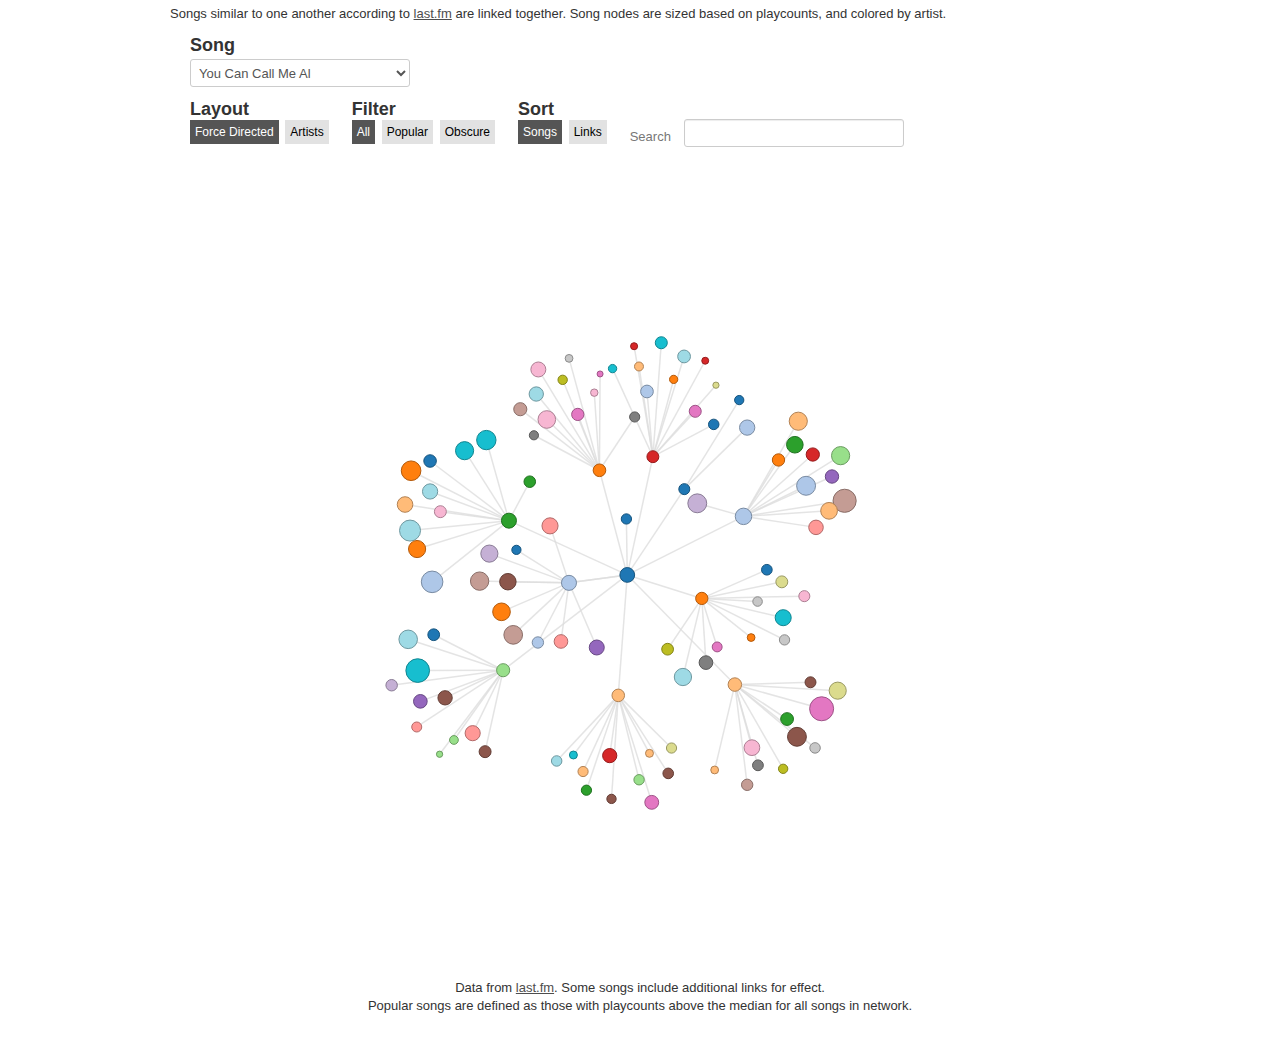
<file: Presentation WebPage/interactive_network_demo/interactive_network_demo/index.html>
<!doctype html>
<!--[if lt IE 7]> <html class="no-js ie6 oldie" lang="en"> <![endif]-->
<!--[if IE 7]>    <html class="no-js ie7 oldie" lang="en"> <![endif]-->
<!--[if IE 8]>    <html class="no-js ie8 oldie" lang="en"> <![endif]-->
<!--[if gt IE 8]><!--> <html class="no-js" lang="en"> <!--<![endif]-->
<head>
  <meta charset="utf-8">
  <meta http-equiv="X-UA-Compatible" content="IE=edge,chrome=1">

  <title>Song Networks: Interative Network Tutorial</title>
  <meta name="description" content="Demo for How to Build an Interactive Network Visualization.">
  <meta name="author" content="Jim Vallandingham">

  <meta name="viewport" content="width=device-width,initial-scale=1">

  <!-- CSS concatenated and minified via ant build script-->
  <link rel="stylesheet" href="css/reset.css">
  <link rel="stylesheet" href="css/bootstrap.min.css">
  <link rel="stylesheet" href="css/style.css">
  <!-- end CSS-->

  <script src="js/libs/modernizr-2.0.6.min.js"></script>
</head>

<body>

  <div id="container" class="container">
    <header>
    <p>Songs similar to one another according to <a href="http://www.last.fm/api">last.fm</a> are linked together. Song nodes are sized based on playcounts, and colored by artist.</p>
    </header>

      <div id="song_selection" class="control">
        <h3>Song</h3>
        <select id="song_select">
          <option value="call_me_al.json">You Can Call Me Al</option>
          <option value="sledgehammer_2_rounds.json">Sledgehammer</option>
          <option value="poker_face.json">Poker Face</option>
          <option value="jolene.json">Jolene</option>
          <option value="helplessness_blues.json">Helplessness Blues</option>
          <option value="she_said.json">She Said She Said</option>
          <option value="short_skirt.json">Short Skirt, Long Jacket</option>
        </select>

      </div>
    <div id="controls">
      <div id="layouts" class="control">
        <h3>Layout</h3>
        <a id="force" class="active">Force Directed</a>
        <a id="radial">Artists</a>
      </div>
      <div id="filters" class="control">
        <h3>Filter</h3>
        <a id="all" class="active">All</a>
        <a id="popular">Popular</a>
        <a id="obscure">Obscure</a>
      </div>
      <div id="sorts" class="control">
        <h3>Sort</h3>
        <a id="songs" class="active">Songs</a>
        <a id="links">Links</a>
      </div>
      <div id="search_section" class="control">
        <form id="search_form" action=""  method="post">
          <p class="search_title">Search <input type="text" class="text-input" id="search" value="" /></p>
        </form>
      </div>
    <div id="main" role="main">
      <div id="vis"></div>
    </div>
    <footer>
    <p>Data from <a href="http://www.last.fm/api/show/track.getSimilar">last.fm</a>. Some songs include additional links for effect.<br/>Popular songs are defined as those with playcounts above the median for all songs in network.</p>

    </footer>
  </div> <!--! end of #container -->


  <!-- <script src="//ajax.googleapis.com/ajax/libs/jquery/1.7.2/jquery.min.js"></script> -->
  <script>window.jQuery || document.write('<script src="js/libs/jquery-1.7.2.min.js"><\/script>')</script>


  <script defer src="js/plugins.js"></script>
  <script defer src="js/script.js"></script>
  <script src="js/libs/coffee-script.js"></script>
  <script src="js/libs/d3.v2.js"></script>
  <script src="js/Tooltip.js"></script>
  <script type="text/coffeescript" src="coffee/vis.coffee"></script>

  <script> // Change UA-XXXXX-X to be your site's ID
    window._gaq = [['_setAccount','UAXXXXXXXX1'],['_trackPageview'],['_trackPageLoadTime']];
    Modernizr.load({
      load: ('https:' == location.protocol ? '//ssl' : '//www') + '.google-analytics.com/ga.js'
    });
  </script>


  <!--[if lt IE 7 ]>
    <script src="//ajax.googleapis.com/ajax/libs/chrome-frame/1.0.3/CFInstall.min.js"></script>
    <script>window.attachEvent('onload',function(){CFInstall.check({mode:'overlay'})})</script>
  <![endif]-->
  
</body>
</html>
</file>
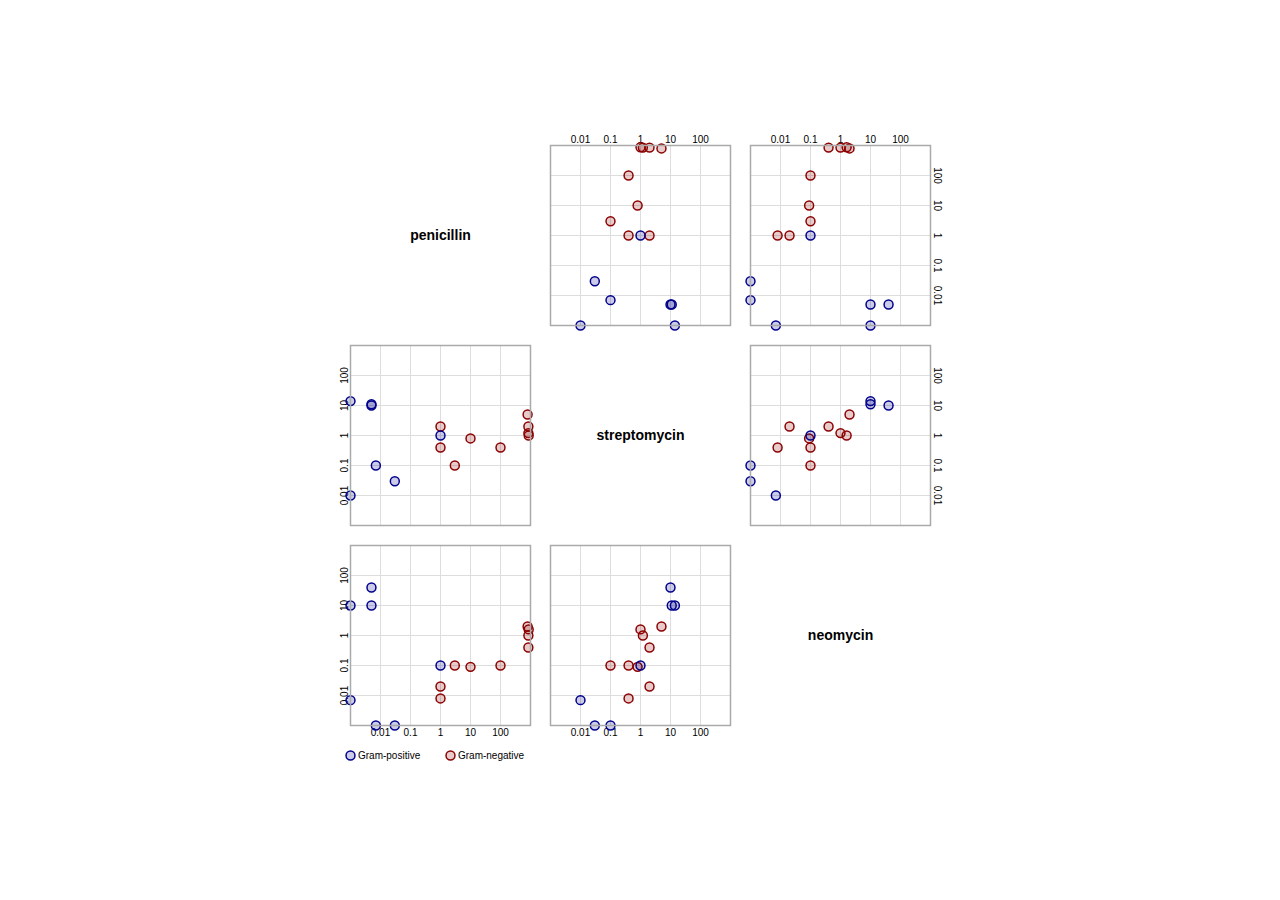
<file: Presentation WebPage/mbostock-protovis-1a61bac/examples/antibiotics/antibiotics-scatter.html>
<html>
  <head>
    <title>Antibiotic Effectiveness</title>
    <link type="text/css" rel="stylesheet" href="../ex.css"/>
    <script type="text/javascript" src="../../protovis.js"></script>
    <script type="text/javascript" src="antibiotics.js"></script>
    <style type="text/css">

#fig {
  height: 638px;
  width: 608px;
}

    </style>
  </head>
  <body><div id="center"><div id="fig">
    <script type="text/javascript+protovis">

var s = 180,
    p = 20,
    z = pv.Scale.log(0.001, 1000).range(0, s),
    color = pv.colors("darkred", "darkblue").by(function(d) d.gram),
    ticks = pv.range(-2, 3).map(function(e) Math.pow(10, e));

/* Root panel. */
var vis = new pv.Panel()
    .height(s * antibiotics.length + p * (antibiotics.length - 1))
    .width(function() this.height())
    .top(14.5)
    .left(14.5)
    .bottom(44)
    .right(14);

/* Cell for each antibiotic pair. */
var cell = vis.add(pv.Panel)
    .data(antibiotics)
    .width(s)
    .left(function() (s + p) * this.index)
  .add(pv.Panel)
    .data(antibiotics)
    .height(s)
    .top(function() (s + p) * this.index);

/* Label. */
cell.anchor("center").add(pv.Label)
    .visible(function(d, y, x) x == y)
    .font("bold 14px sans-serif")
    .text(function(d, y, x) x);

/* Dot plot and frame. */
var plot = cell.add(pv.Panel)
    .data(function(y, x) [x])
    .visible(function(x, y) x != y)
    .strokeStyle("#aaa");

/* Ticks. */
var tick = new pv.Rule()
    .visible(function(d, x, y) x != y)
    .data(ticks)
    .strokeStyle("#ddd");

/* X-axis ticks. */
var xtick = plot.add(pv.Rule)
    .extend(tick)
    .left(z);

/* Bottom and top labels. */
xtick.anchor("bottom").add(pv.Label)
    .visible(function() cell.index == antibiotics.length - 1);
xtick.anchor("top").add(pv.Label)
    .visible(function() cell.index == 0);

/* Y-axis ticks. */
var ytick = plot.add(pv.Rule)
    .extend(tick)
    .bottom(z);

/* Bottom and top labels. */
ytick.anchor("right").add(pv.Label)
    .visible(function() cell.parent.index == antibiotics.length - 1)
    .textAngle(Math.PI / 2)
    .textBaseline("bottom")
    .textAlign("center");
ytick.anchor("left").add(pv.Label)
    .visible(function() cell.parent.index == 0)
    .textAngle(-Math.PI / 2)
    .textBaseline("bottom")
    .textAlign("center");

/* Dot plot. */
var dot = plot.add(pv.Dot)
    .data(bacteria)
    .strokeStyle(color)
    .fillStyle(function() this.strokeStyle().alpha(.2))
    .left(function(d, x, y) z(d[x]))
    .bottom(function(d, x, y) z(d[y]))
    .title(function(d) d.name);

/* Legend. */
vis.add(pv.Dot)
    .extend(dot)
    .data([{gram:"positive"}, {gram:"negative"}])
    .bottom(-30)
    .left(function() this.index * 100)
    .title(null)
  .anchor("right").add(pv.Label)
    .text(function(d) "Gram-" + d.gram);

vis.render();

    </script>
  </div></div></body>
</html>
</file>
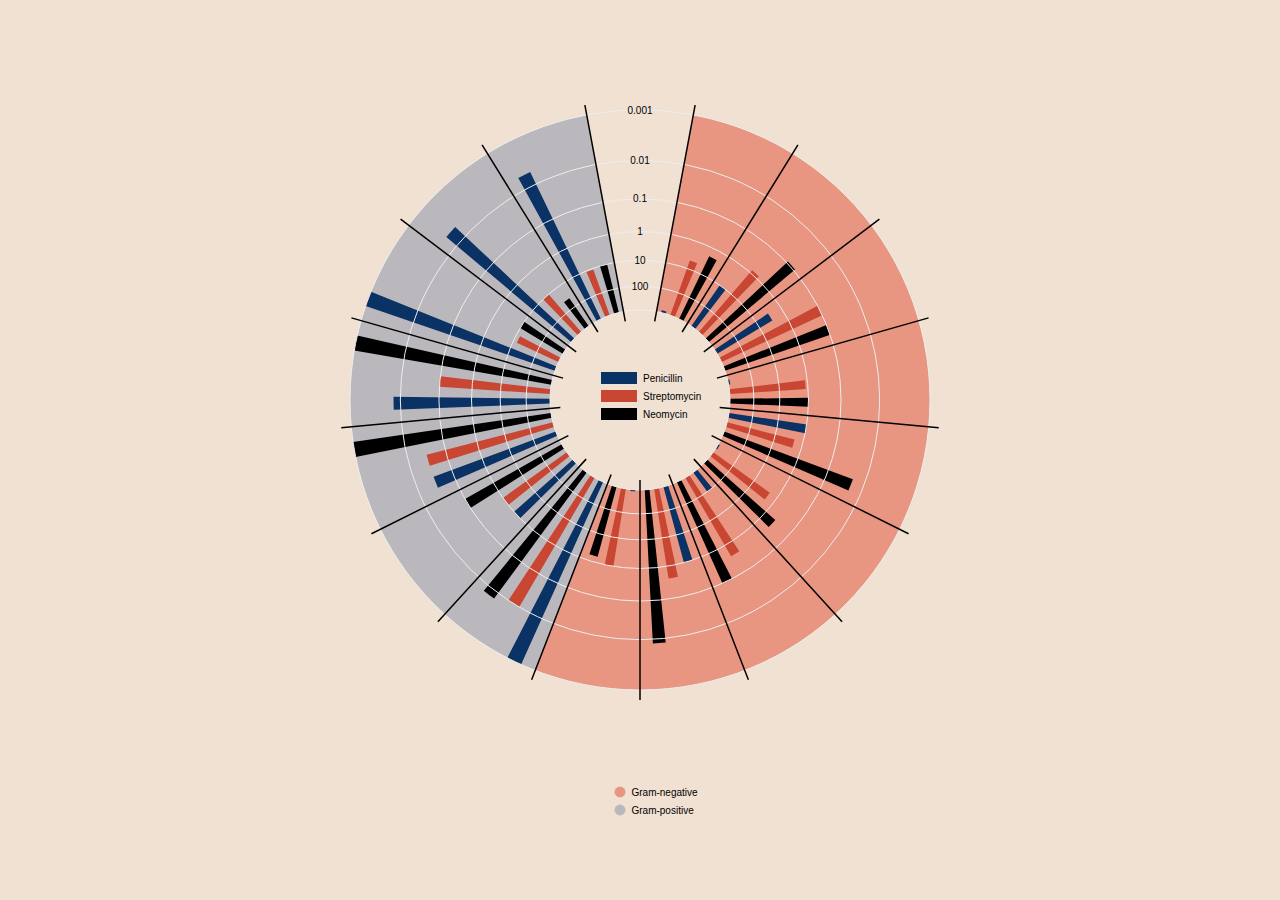
<file: Presentation WebPage/mbostock-protovis-1a61bac/examples/antibiotics/antibiotics.html>
<html>
  <head>
    <title>Antibiotic Effectiveness</title>
    <link type="text/css" rel="stylesheet" href="../ex.css"/>
    <script type="text/javascript" src="../../protovis.js"></script>
    <script type="text/javascript" src="antibiotics.js"></script>
    <style type="text/css">

body {
  background: rgb(240, 225, 210);
}

#fig {
  height: 800px;
  width: 700px;
}

    </style>
  </head>
  <body><div id="center"><div id="fig">
    <script type="text/javascript+protovis">

/* Basic dimensions. */
var width = 700,
    height = 700,
    innerRadius = 90,
    outerRadius = 300 - 10;

/* Colors. */
var drugColor = {
    Penicillin: "rgb(10, 50, 100)",
    Streptomycin: "rgb(200, 70, 50)",
    Neomycin: "black"
  }, gramColor = {
    positive: "rgba(174, 174, 184, .8)",
    negative: "rgba(230, 130, 110, .8)"
  };

/* Burtin's radius encoding is, as far as I can tell, sqrt(log(mic)). */
var min = Math.sqrt(Math.log(.001 * 1E4)),
    max = Math.sqrt(Math.log(1000 * 1E4)),
    a = (outerRadius - innerRadius) / (min - max),
    b = innerRadius - a * max,
    radius = function(mic) a * Math.sqrt(Math.log(mic * 1E4)) + b;

/*
 * The pie is split into equal sections for each bacteria, with a blank
 * section at the top for the grid labels. Each wedge is further
 * subdivided to make room for the three antibiotics, equispaced.
 */
var bigAngle = 2.0 * Math.PI / (bacteria.length + 1),
    smallAngle = bigAngle / 7;

/* The root panel. */
var vis = new pv.Panel()
    .width(width)
    .height(height)
    .bottom(100);

/* Background wedges to indicate gram staining color. */
var bg = vis.add(pv.Wedge)
    .data(bacteria) // assumes Burtin's order
    .left(width / 2)
    .top(height / 2)
    .innerRadius(innerRadius)
    .outerRadius(outerRadius)
    .angle(bigAngle)
    .startAngle(function(d) this.index * bigAngle + bigAngle / 2 - Math.PI / 2)
    .fillStyle(function(d) gramColor[d.gram]);

/* Antibiotics. */
bg.add(pv.Wedge)
    .angle(smallAngle)
    .startAngle(function(d) bg.startAngle() + smallAngle)
    .outerRadius(function(d) radius(d.penicillin))
    .fillStyle(drugColor.Penicillin)
  .add(pv.Wedge)
    .startAngle(function(d) this.proto.startAngle() + 2 * smallAngle)
    .outerRadius(function(d) radius(d.streptomycin))
    .fillStyle(drugColor.Streptomycin)
  .add(pv.Wedge)
    .outerRadius(function(d) radius(d.neomycin))
    .fillStyle(drugColor.Neomycin);

/* Circular grid lines. */
bg.add(pv.Dot)
    .data(pv.range(-3, 4))
    .fillStyle(null)
    .strokeStyle("#eee")
    .lineWidth(1)
    .size(function(i) Math.pow(radius(Math.pow(10, i)), 2))
  .anchor("top").add(pv.Label)
    .visible(function(i) i < 3)
    .textBaseline("middle")
    .text(function(i) Math.pow(10, i).toFixed((i > 0) ? 0 : -i));

/* Radial grid lines. */
bg.add(pv.Wedge)
    .data(pv.range(bacteria.length + 1))
    .innerRadius(innerRadius - 10)
    .outerRadius(outerRadius + 10)
    .fillStyle(null)
    .strokeStyle("black")
    .angle(0);

/* Labels. */
bg.anchor("outer").add(pv.Label)
    .textAlign("center")
    .text(function(d) d.bacteria);

/* Antibiotic legend. */
vis.add(pv.Bar)
    .data(pv.keys(drugColor))
    .right(width / 2 + 3)
    .top(function() height / 2 - 28 + this.index * 18)
    .fillStyle(function(d) drugColor[d])
    .width(36)
    .height(12)
  .anchor("right").add(pv.Label)
    .textMargin(6)
    .textAlign("left");

/* Gram-stain legend. */
vis.add(pv.Dot)
    .data(pv.keys(gramColor))
    .left(width / 2 - 20)
    .bottom(function() -60 + this.index * 18)
    .fillStyle(function(d) gramColor[d])
    .strokeStyle(null)
    .size(30)
  .anchor("right").add(pv.Label)
    .textMargin(6)
    .textAlign("left")
    .text(function(d) "Gram-" + d);

vis.render();

    </script>
  </center></body>
</html>
</file>
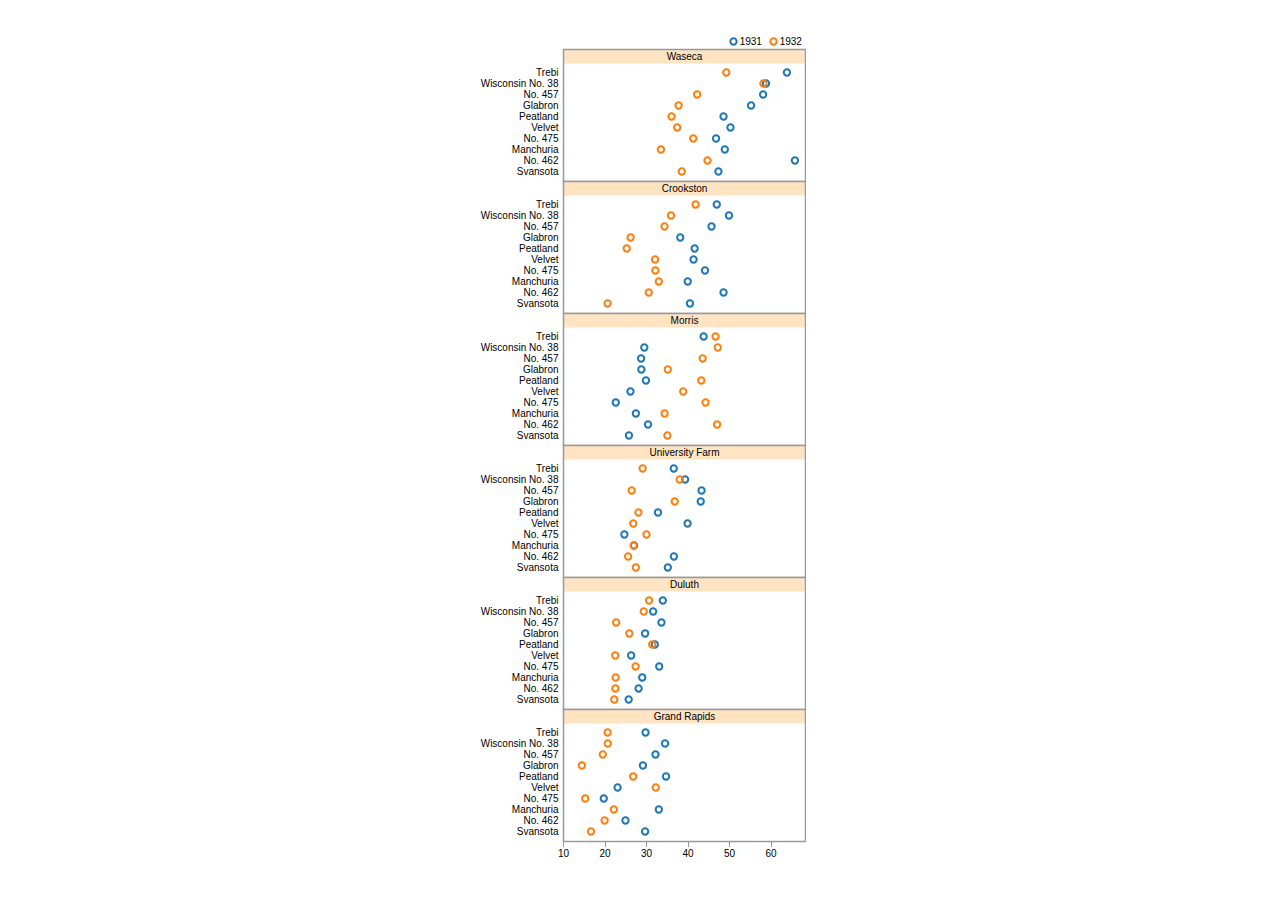
<file: Presentation WebPage/mbostock-protovis-1a61bac/examples/barley/barley.html>
<html>
  <head>
    <title>Barley Yields</title>
    <link type="text/css" rel="stylesheet" href="../ex.css"/>
    <script type="text/javascript" src="../../protovis.js"></script>
    <script type="text/javascript" src="barley.js"></script>
    <style type="text/css">

#fig {
  width: 334px;
  height: 833px;
}

    </style>
  </head>
  <body><div id="center"><div id="fig">
    <script type="text/javascript+protovis">

/* Compute yield medians by site and by variety. */
function median(data) pv.median(data, function(d) d.yield);
var site = pv.nest(barley).key(function(d) d.site).rollup(median);
var variety = pv.nest(barley).key(function(d) d.variety).rollup(median);

/* Nest yields data by site then year. */
barley = pv.nest(barley)
    .key(function(d) d.site)
    .sortKeys(function(a, b) site[b] - site[a])
    .key(function(d) d.year)
    .sortValues(function(a, b) variety[b.variety] - variety[a.variety])
    .entries();

/* Sizing and scales. */
var w = 332,
    h = 132,
    x = pv.Scale.linear(10, 90).range(0, w),
    c = pv.Colors.category10();

/* The root panel. */
var vis = new pv.Panel()
    .width(w)
    .height(h * pv.keys(site).length)
    .top(15.5)
    .left(.5)
    .right(.5)
    .bottom(25);

/* A panel per site-year. */
var cell = vis.add(pv.Panel)
    .data(barley)
    .height(h)
    .left(90)
    .top(function() this.index * h)
    .strokeStyle("#999");

/* Title bar. */
cell.add(pv.Bar)
    .top(0)
    .height(14)
    .fillStyle("bisque")
  .anchor("center").add(pv.Label)
    .text(function(site) site.key);

/* A dot showing the yield. */
var dot = cell.add(pv.Panel)
    .data(function(site) site.values)
    .top(23)
  .add(pv.Dot)
    .data(function(year) year.values)
    .left(function(d) x(d.yield))
    .top(function() this.index * 11)
    .size(10)
    .lineWidth(2)
    .strokeStyle(function(d) c(d.year));

/* A label showing the variety. */
dot.anchor("left").add(pv.Label)
    .visible(function() !this.parent.index)
    .left(-2)
    .text(function(d) d.variety);

/* X-ticks. */
vis.add(pv.Rule)
    .data(x.ticks())
    .left(function(d) 90 + x(d))
    .bottom(-5)
    .height(5)
    .strokeStyle("#999")
  .anchor("bottom").add(pv.Label);

/* A legend showing the year. */
vis.add(pv.Dot)
    .extend(dot)
    .data([{year:1931}, {year:1932}])
    .left(function(d) 260 + this.index * 40)
    .top(-8)
  .anchor("right").add(pv.Label)
    .text(function(d) d.year);

vis.render();

    </script>
  </div></div></body>
</html>
</file>
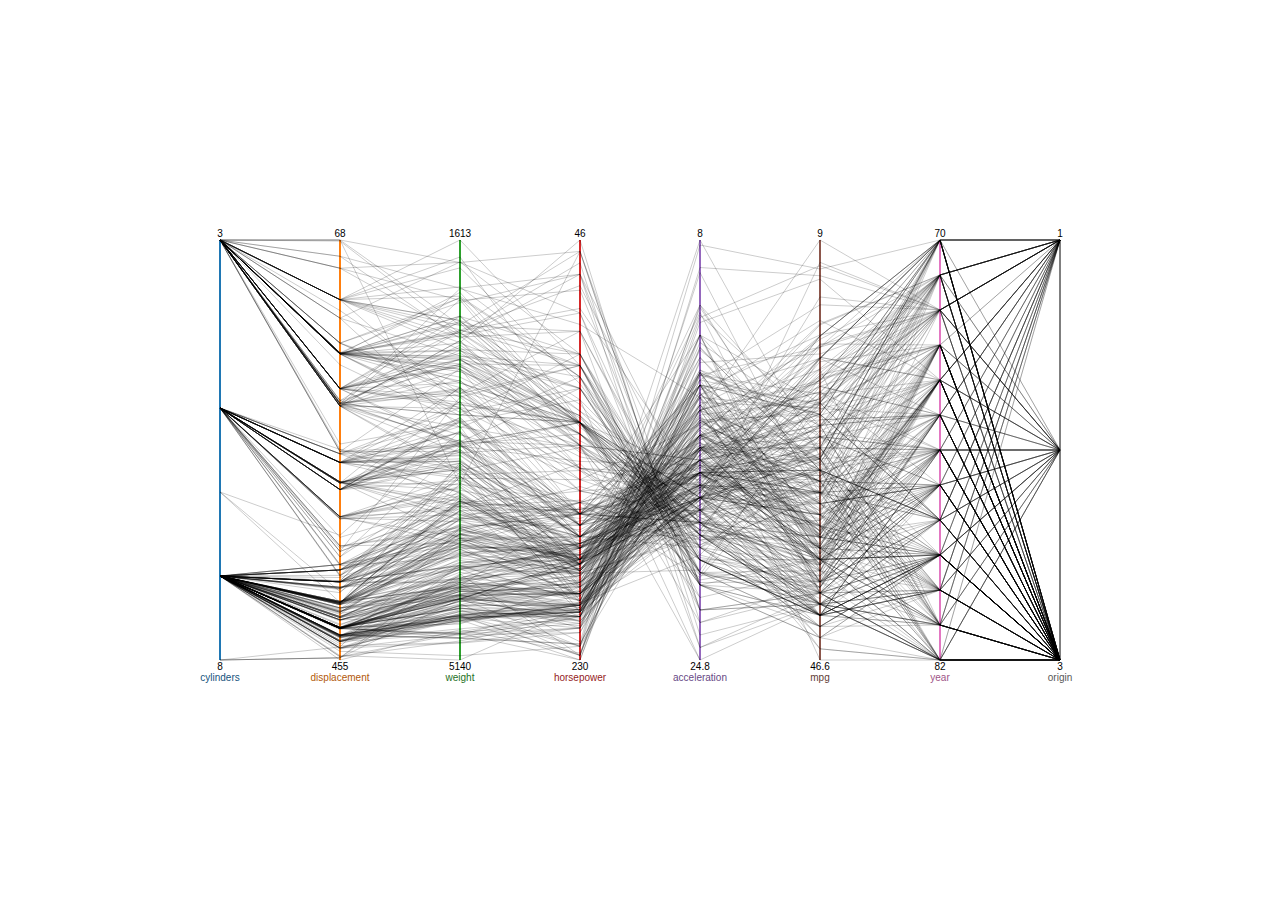
<file: Presentation WebPage/mbostock-protovis-1a61bac/examples/cars/cars.html>
<html>
  <head>
    <title>Cars</title>
    <link type="text/css" rel="stylesheet" href="../ex.css"/>
    <script type="text/javascript" src="../../protovis.js"></script>
    <script type="text/javascript" src="cars.js"></script>
    <style type="text/css">

#fig {
  width: 880px;
  height: 460px;
}

#title {
  position: absolute;
  top: 70px;
  left: 200px;
  padding: 10px;
  background: white;
}

large {
  font-size: medium;
}

    </style>
  </head>
  <body><div id="center"><div id="fig">
    <script type="text/javascript+protovis">

/* The dimensions to visualize, in order. */
var dims = [
  "cylinders",
  "displacement",
  "weight",
  "horsepower",
  "acceleration",
  "mpg",
  "year",
  "origin"
];

/* Sizing and scales. */
var w = 840,
    h = 420,
    color = pv.Colors.category10(),
    x = pv.Scale.ordinal(dims).splitFlush(0, w),
    y = pv.dict(dims, function(t) pv.Scale.linear()
            .domain(cars.filter(function(d) !isNaN(d[t])), function(d) d[t])
            .range(0, h));

/* The root panel. */
var vis = new pv.Panel()
    .width(w)
    .height(h)
    .margin(20)
    .bottom(40);

/* Rule and labels per dimension. */
var rule = vis.add(pv.Rule)
    .data(dims)
    .left(x)
    .strokeStyle(color.by(pv.index))
    .lineWidth(2);

rule.anchor("top").add(pv.Label)
    .text(function(t) y[t].domain()[0]);

rule.anchor("bottom").add(pv.Label)
    .text(function(t) y[t].domain()[1]);

rule.anchor("bottom").add(pv.Label)
    .textStyle(function() color(this.index).darker())
    .textMargin(14);

/* Parallel coordinates. */
vis.add(pv.Panel)
    .data(cars)
  .add(pv.Line)
    .data(dims)
    .left(function(t, d) x(t))
    .bottom(function(t, d) y[t](d[t]))
    .strokeStyle("rgba(0, 0, 0, .2)")
    .lineWidth(1);

vis.render();

    </script>
  </div></div></body>
</html>
</file>
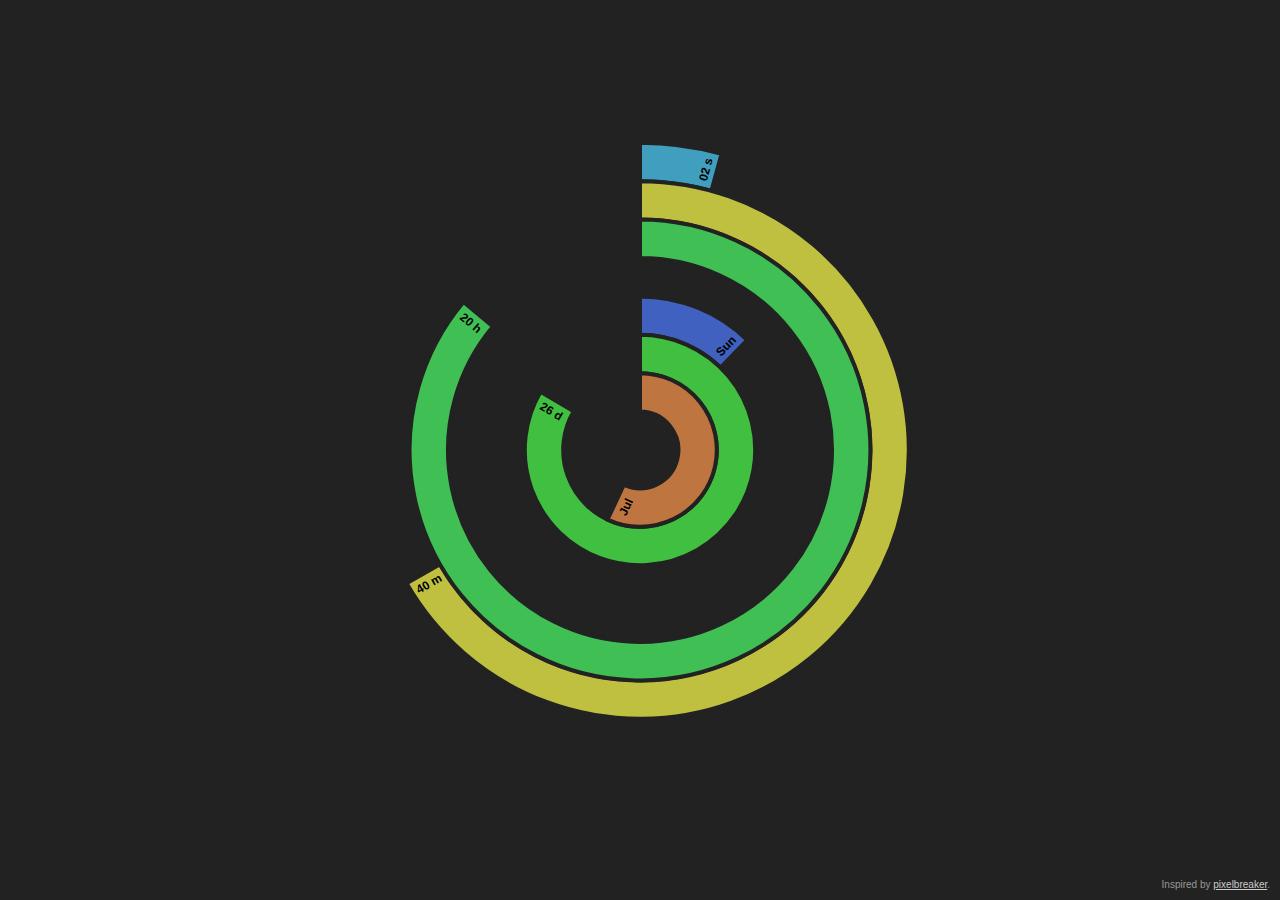
<file: Presentation WebPage/mbostock-protovis-1a61bac/examples/clock/clock.html>
<html>
  <head>
    <title>PolarClock</title>
    <link type="text/css" rel="stylesheet" href="../ex.css"/>
    <script type="text/javascript" src="../../protovis.js"></script>
    <style type="text/css">

body {
  background: #222;
}

#fig {
  width: 768px;
  height: 768px;
}

#label {
  position: absolute;
  bottom: 10px;
  right: 10px;
  font: 10px sans-serif;
  color: #999;
}

#label a {
  color: #ccc;
}

    </style>
  </head>
  <body><div id="center"><div id="fig">
    <script type="text/javascript+protovis">

var radius = 768 / 2;

/* Generate the fields for the given date. */
function fields() {
  var d = new Date();

  function days() {
    return 32 - new Date(d.getYear(), d.getMonth(), 32).getDate();
  }

  var millis = d.getMilliseconds() / 1000;
  var second = (d.getSeconds() + millis) / 60;
  var minute = (d.getMinutes() + second) / 60;
  var hour = (d.getHours() + minute) / 24;
  var weekday = (d.getDay() + hour) / 7;
  var date = (d.getDate() - 1 + hour) / days();
  var month = (d.getMonth() + date) / 12;

  return [
      {value: second, index: .7, text: pv.Format.date("%S s")(d)},
      {value: minute, index: .6, text: pv.Format.date("%M m")(d)},
      {value: hour, index: .5, text: pv.Format.date("%H h")(d)},
      {value: weekday, index: .3, text: pv.Format.date("%a")(d)},
      {value: date, index: .2, text: pv.Format.date("%d d")(d)},
      {value: month, index: .1, text: pv.Format.date("%b")(d)}
    ];
}

var vis = new pv.Panel()
    .width(radius * 2)
    .height(radius * 2);

vis.add(pv.Wedge)
    .data(fields)
    .left(radius)
    .bottom(radius)
    .innerRadius(function(d) radius * d.index)
    .outerRadius(function(d) radius * (d.index + .1))
    .startAngle(-Math.PI / 2)
    .angle(function(d) 2 * Math.PI * d.value)
    .fillStyle(function(d) "hsl(" + (360 * d.value - 180) + ", 50%, 50%)")
    .lineWidth(4)
    .strokeStyle("#222")
  .anchor("end").add(pv.Label)
    .font("bold 12px sans-serif")
    .textStyle("#000")
    .textMargin(7)
    .text(function(d) d.text);

setInterval(function() vis.render(), 50);

    </script>
  </div></div>
  <div id="label">
    Inspired by <a href="http://blog.pixelbreaker.com/polarclock/">pixelbreaker</a>.
  </div>
  </body>
</html>
</file>
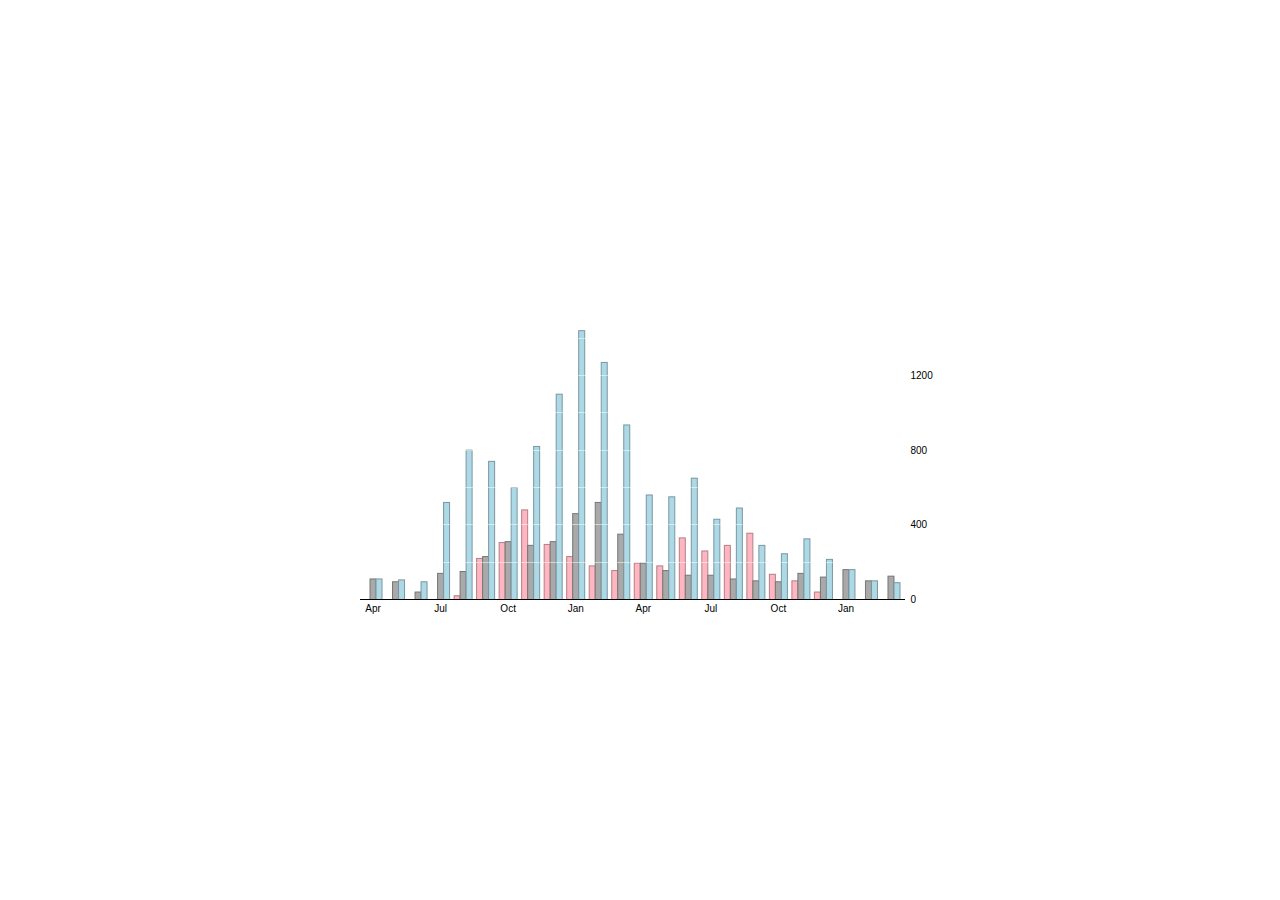
<file: Presentation WebPage/mbostock-protovis-1a61bac/examples/crimea/crimea-grouped-bar.html>
<html>
  <head>
    <title>Crimean War</title>
    <link type="text/css" rel="stylesheet" href="../ex.css"/>
    <script type="text/javascript" src="../../protovis.js"></script>
    <script type="text/javascript" src="crimea.js"></script>
    <style type="text/css">

#fig {
  width: 600px;
  height: 300px;
}

    </style>
  </head>
  <body><div id="center"><div id="fig">
    <script type="text/javascript+protovis">

var w = 545,
    h = 280,
    x = pv.Scale.ordinal(crimea, function(d) d.date).splitBanded(0, w, 4 / 5),
    y = pv.Scale.linear(0, 1500).range(0, h),
    k = x.range().band / causes.length,
    format = pv.Format.date("%b");

var vis = new pv.Panel()
    .width(w)
    .height(h)
    .margin(19.5)
    .right(40);

var panel = vis.add(pv.Panel)
    .data(crimea)
    .left(function(d) x(d.date))
    .width(x.range().band);

panel.add(pv.Bar)
    .data(causes)
    .bottom(0)
    .width(k)
    .left(function() this.index * k)
    .height(function(t, d) y(d[t]))
    .fillStyle(pv.colors("lightpink", "darkgray", "lightblue"))
    .strokeStyle(function() this.fillStyle().darker())
    .lineWidth(1);

panel.anchor("bottom").add(pv.Label)
    .visible(function() !(this.parent.index % 3))
    .textBaseline("top")
    .textMargin(5)
    .text(function(d) format(d.date));

vis.add(pv.Rule)
    .data(y.ticks())
    .bottom(y)
    .strokeStyle(function(i) i ? "rgba(255, 255, 255, .5)" : "black")
  .anchor("right").add(pv.Label)
    .visible(function() !(this.index & 1))
    .textMargin(6);

vis.render();

    </script>
  </div></div></body>
</html>
</file>
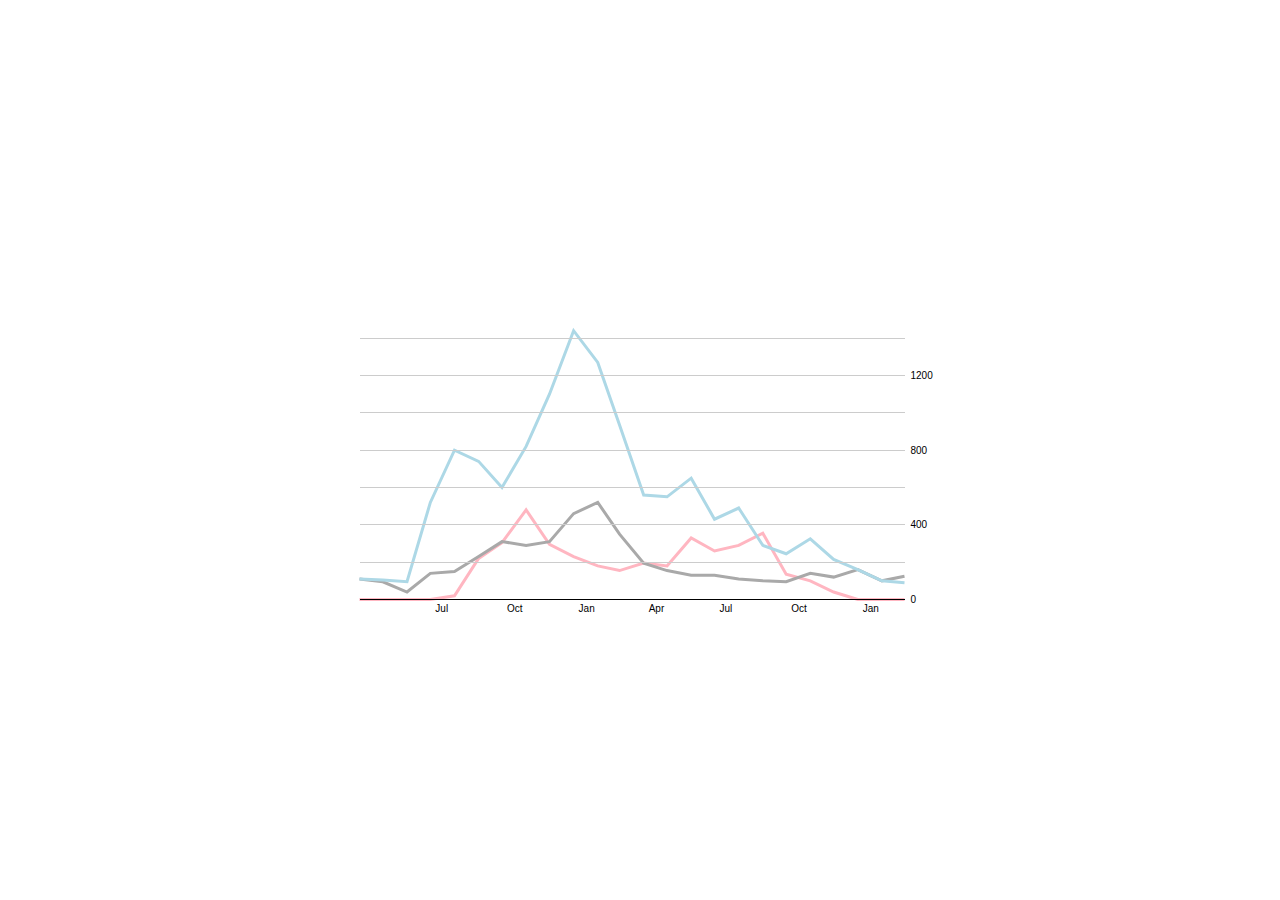
<file: Presentation WebPage/mbostock-protovis-1a61bac/examples/crimea/crimea-line.html>
<html>
  <head>
    <title>Crimean War</title>
    <link type="text/css" rel="stylesheet" href="../ex.css"/>
    <script type="text/javascript" src="../../protovis.js"></script>
    <script type="text/javascript" src="crimea.js"></script>
    <style type="text/css">

#fig {
  width: 600px;
  height: 300px;
}

    </style>
  </head>
  <body><div id="center"><div id="fig">
    <script type="text/javascript+protovis">

var w = 545,
    h = 280,
    x = pv.Scale.linear(crimea, function(d) d.date).range(0, w),
    y = pv.Scale.linear(0, 1500).range(0, h),
    fill = pv.colors("lightpink", "darkgray", "lightblue"),
    format = pv.Format.date("%b");

var vis = new pv.Panel()
    .width(w)
    .height(h)
    .margin(19.5)
    .right(40);

vis.add(pv.Panel)
    .data(causes)
  .add(pv.Line)
    .data(crimea)
    .left(function(d) x(d.date))
    .bottom(function(d, t) y(d[t]))
    .strokeStyle(fill.by(pv.parent))
    .lineWidth(3);

vis.add(pv.Label)
    .data(x.ticks())
    .left(x)
    .bottom(0)
    .textBaseline("top")
    .textMargin(5)
    .text(pv.Format.date("%b"));

vis.add(pv.Rule)
    .data(y.ticks())
    .bottom(y)
    .strokeStyle(function(i) i ? "#ccc" : "black")
  .anchor("right").add(pv.Label)
    .visible(function() !(this.index & 1))
    .textMargin(6);

vis.render();

    </script>
  </div></div></body>
</html>
</file>
<file: Presentation WebPage/interactive_network_demo/interactive_network_demo/css/style.css>
body {
  font-family: Arial, sans-serif;
}

a, a:visited {
  color: #4d4d4d;
  text-decoration: underline;
}

#container {
  width: 940px;
  padding: 5px 0 10px 0;
  margin: auto;
}

#main {
  clear: both;
}

#controls {
  width: 100%;
  float: left;
  margin-bottom: 10px;
}

.control {
  float: left;
  padding-left: 20px;
}

.control a {
  color: black;
  font-size: 12px;
  padding: 5px;
  background: #E2E2E2;
  cursor: pointer;
  margin-right: 3px;
  text-decoration: none;
}

.control a:hover {
  text-decoration: underline;
}

.control a.active {
  color: white;
  background: #555;
}

p.search_title {
  display: inline;
  text-align: left;  
  font-weight: normal;
  color: #777;
}

#search_section {
  padding-top: 23px;
  padding-left: 20px;
}

#search_form #search {
  margin-left: 10px;
}

footer p {
  text-align: center;
}

.tooltip {
  position: absolute;
  top: 100px;
  left: 100px;
  -moz-border-radius:3px;
  border-radius: 3px;
  border: 2px solid #DDD;
  background: #fff;
  opacity: 1;
  color: #000;
  padding: 10px;
  width: 300px;
  font-size: 15px;
  z-index: 120;
}

.tooltip p.main {
  font-size: 15px;
  text-align: center;
  padding:0;
  margin:0;
}

hr.tooltip-hr {
  padding:3px 0 0 0;
  margin:3px 0 3px 0;
}

.tooltip .title {
  font-size: 20px;
  line-height: 24px;
}
 
.tooltip .name {
  font-weight:bold;
}


line.link {
  fill: none;
  stroke-width: 1.5px;
}
</file>
<file: Presentation WebPage/mbostock-protovis-1a61bac/examples/ex.css>
body {
  margin: 0;
  display: table;
  height: 100%;
  width: 100%;
  font: 14px/134% Helvetica Neue, sans-serif;
}

#center {
  display: table-cell;
  vertical-align: middle;
}

#fig {
  position: relative;
  margin: auto;
}
</file>
